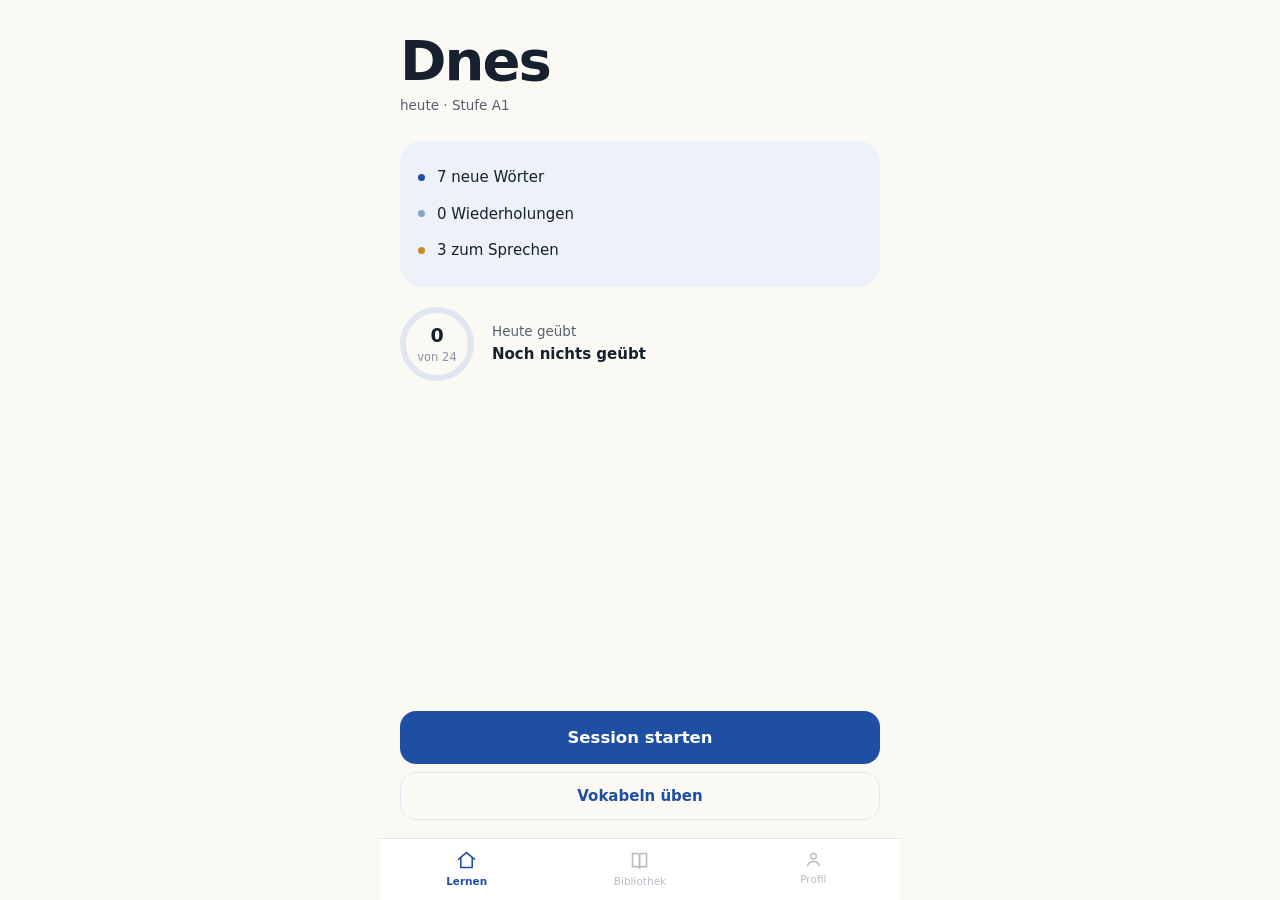
<file: index.html>
<!DOCTYPE html>
<html lang="de">
<head>
<meta charset="UTF-8"/>
<meta name="viewport" content="width=device-width,initial-scale=1.0,viewport-fit=cover,user-scalable=no"/>
<meta name="apple-mobile-web-app-capable" content="yes"/>
<meta name="mobile-web-app-capable" content="yes"/>
<meta name="apple-mobile-web-app-status-bar-style" content="default"/>
<meta name="apple-mobile-web-app-title" content="Sloven\u010dina"/>
<meta name="theme-color" content="#FBF9F4"/>
<meta name="color-scheme" content="light"/>
<title>Sloven\u010dina</title>
<link rel="apple-touch-icon" href="[data-uri]"/>
<link rel="icon" href="[data-uri]"/>
<link rel="manifest" href="manifest.json"/>
<link rel="stylesheet" href="styles.css?v=4"/>
</head>
<body>
<div id="app"></div>
<script src="core.js?v=4"></script>
<script src="ui.js?v=4"></script>
<script src="events.js?v=4"></script>
<script>
if ('serviceWorker' in navigator) {
  window.addEventListener('load', function () {
    navigator.serviceWorker.register('sw.js').catch(function () {});
  });
}
</script>
</body>
</html>
</file>
<file: styles.css>
/* ============================================================
   Slovenčina — Majolika
   Kobaltblau nach der Keramik aus Modra, Ocker als Signalfarbe.
   ============================================================ */

:root{
  --ground:#FBF9F4;
  --surface:#FFFFFF;
  --tint:#EDF2FA;
  --tint-2:#F2F0EA;

  --ink:#16202E;
  --ink-2:#55606E;
  --ink-3:#8C94A1;
  --ink-4:#B7BDC7;

  --cobalt:#1E4FA3;
  --cobalt-soft:#7FA3C9;
  --cobalt-wash:#DFE6F1;

  --ochre:#C8892B;
  --ochre-wash:#FBF3E4;
  --ochre-ink:#8A6420;

  --good:#2E7D52;
  --bad:#C0392B;
  --bad-wash:#FCEFED;

  --line:#E9E5DC;

  --r-s:10px;
  --r-m:16px;
  --r-l:22px;
  --r-xl:28px;

  --pad:20px;

  --font:ui-rounded,system-ui,-apple-system,"Segoe UI",sans-serif;
}

*{margin:0;padding:0;box-sizing:border-box;-webkit-tap-highlight-color:transparent;}
html{-webkit-text-size-adjust:100%;height:100%;}

body{
  background:var(--ground);
  color:var(--ink);
  font-family:var(--font);
  line-height:1.5;
  overscroll-behavior:none;
  height:100%;
  -webkit-font-smoothing:antialiased;
}

::-webkit-scrollbar{display:none;}

button{font-family:inherit;border:none;background:none;color:inherit;cursor:pointer;}
input{font-family:inherit;}

/* ---------- Grundgerüst ---------- */
#app{
  display:flex;flex-direction:column;
  height:100dvh;max-width:520px;margin:0 auto;
  background:var(--ground);position:relative;overflow:hidden;
}
.safe-top{height:env(safe-area-inset-top);flex:none;background:var(--ground);}
.view{flex:1;overflow-y:auto;overflow-x:hidden;}
.view-pad{padding:0 var(--pad);}
.bottom{flex:none;padding:0 var(--pad) calc(18px + env(safe-area-inset-bottom));}

.fade{animation:fade .22s ease both;}
@keyframes fade{from{opacity:0;transform:translateY(5px);}to{opacity:1;transform:none;}}
.pop{animation:pop .26s cubic-bezier(.2,.9,.3,1.3) both;}
@keyframes pop{from{opacity:0;transform:scale(.94);}to{opacity:1;transform:none;}}

/* ---------- Typografie ---------- */
.display{font-size:56px;font-weight:680;letter-spacing:-.035em;line-height:.96;}
.title{font-size:26px;font-weight:660;letter-spacing:-.022em;}
.head{font-size:19px;font-weight:640;letter-spacing:-.015em;}
.body{font-size:15px;}
.small{font-size:13.5px;color:var(--ink-2);}
.muted{font-size:13px;color:var(--ink-3);}
.tiny{font-size:11.5px;color:var(--ink-3);}
.num{font-variant-numeric:tabular-nums;}

/* ---------- Knöpfe ---------- */
.btn{
  display:block;width:100%;padding:17px;border-radius:var(--r-m);
  background:var(--cobalt);color:#fff;font-size:16.5px;font-weight:620;
  text-align:center;transition:transform .12s,opacity .12s;
}
.btn:active{transform:scale(.985);}
.btn[disabled]{opacity:.4;}
.btn-soft{
  display:block;width:100%;padding:15px;border-radius:var(--r-m);
  background:var(--tint-2);color:var(--ink-2);font-size:15px;font-weight:600;text-align:center;
}
.btn-line{
  display:block;width:100%;padding:15px;border-radius:var(--r-m);
  border:1.5px solid var(--line);background:var(--surface);
  color:var(--ink);font-size:15px;font-weight:560;text-align:center;
}
.btn-danger{
  display:block;width:100%;padding:16px;border-radius:var(--r-m);
  border:1.5px solid rgba(192,57,43,.28);background:var(--bad-wash);
  color:var(--bad);font-size:15px;font-weight:620;text-align:center;
}
.btn-row{display:flex;gap:10px;}
.btn-row>*{flex:1;}
.btn-row>.wide{flex:2;}

/* ---------- Karten & Flächen ---------- */
.card{background:var(--surface);border-radius:var(--r-l);padding:18px;}
.panel{background:var(--tint);border-radius:var(--r-l);padding:18px;}
.rule{height:1px;background:var(--line);}

.chip{
  display:inline-block;font-size:11.5px;font-weight:560;
  padding:3px 10px;border-radius:99px;background:var(--tint);color:var(--cobalt);
  white-space:nowrap;
}
.chip.ochre{background:var(--ochre-wash);color:var(--ochre-ink);}
.chip.plain{background:var(--tint-2);color:var(--ink-3);}

.dot{width:7px;height:7px;border-radius:50%;flex:none;background:var(--cobalt);}
.dot.soft{background:var(--cobalt-soft);}
.dot.ochre{background:var(--ochre);}

/* ---------- Kopfzeile Session ---------- */
.sess-top{display:flex;align-items:center;gap:13px;padding:14px var(--pad) 10px;flex:none;}
.sess-x{font-size:20px;line-height:1;color:var(--ink-4);padding:4px 2px;}
.track{flex:1;height:5px;border-radius:99px;background:var(--cobalt-wash);overflow:hidden;}
.track i{display:block;height:100%;border-radius:99px;background:var(--cobalt);
  transition:width .35s cubic-bezier(.3,.8,.3,1);}

/* ---------- Start ---------- */
.hero{padding:34px var(--pad) 0;}
.plan{margin:26px var(--pad) 0;}
.plan-row{display:flex;align-items:center;gap:12px;padding:7px 0;font-size:15px;}
.streak{text-align:center;padding:14px 0 4px;}

/* ---------- Vokabelkarte ---------- */
.wordcard{
  background:var(--surface);border-radius:var(--r-xl);padding:30px 22px;
  text-align:center;position:relative;min-height:236px;
  display:flex;flex-direction:column;align-items:center;justify-content:center;
}
.word{font-size:44px;font-weight:660;letter-spacing:-.03em;line-height:1.1;}
.word.long{font-size:32px;}
.word .dia{color:var(--cobalt);}
.gloss{font-size:21px;color:var(--ink-2);margin-top:6px;}
.speak{
  position:absolute;top:14px;right:14px;width:40px;height:40px;border-radius:50%;
  border:1.5px solid var(--line);background:var(--surface);
  display:flex;align-items:center;justify-content:center;
}
.speak.on{border-color:var(--cobalt);background:var(--tint);}
.boxdots{display:flex;gap:5px;justify-content:center;margin-top:16px;}
.boxdots i{width:7px;height:7px;border-radius:50%;background:var(--line);display:block;}
.boxdots i.f{background:var(--cobalt);}

/* ---------- Optionen ---------- */
.opts{display:flex;flex-direction:column;gap:9px;}
.opt{
  display:block;width:100%;text-align:left;padding:15px 17px;border-radius:var(--r-m);
  background:var(--surface);border:1.5px solid var(--line);font-size:15.5px;
  transition:background .15s,border-color .15s,color .15s;
}
.opt:active{background:var(--tint);}
.opt.right{background:rgba(46,125,82,.08);border-color:var(--good);color:var(--good);font-weight:620;}
.opt.wrong{background:var(--bad-wash);border-color:var(--bad);color:var(--bad);}
.opt.dim{color:var(--ink-4);}
.opt-in{display:flex;justify-content:space-between;align-items:center;gap:10px;}

/* ---------- Wortbausteine ---------- */
.prompt{font-size:22px;font-weight:560;line-height:1.35;}
.slots{
  margin-top:20px;background:var(--tint-2);border-radius:var(--r-m);
  padding:14px;min-height:62px;display:flex;gap:7px;flex-wrap:wrap;align-content:flex-start;
}
.slots.right{background:rgba(46,125,82,.08);}
.slots.wrong{background:var(--bad-wash);}
.slot{
  background:var(--cobalt);color:#fff;font-size:15.5px;
  padding:9px 13px;border-radius:var(--r-s);
}
.bank{display:flex;gap:7px;flex-wrap:wrap;}
.bankword{
  background:var(--surface);border:1.5px solid var(--line);
  font-size:15.5px;padding:9px 13px;border-radius:var(--r-s);
}
.bankword.used{opacity:.32;}

/* ---------- Eingabe ---------- */
.field{
  width:100%;padding:15px 17px;border-radius:var(--r-m);
  border:1.5px solid var(--line);background:var(--surface);
  font-size:17px;color:var(--ink);
}
.field:focus{outline:none;border-color:var(--cobalt);}
.field.right{border-color:var(--good);background:rgba(46,125,82,.06);}
.field.wrong{border-color:var(--bad);background:var(--bad-wash);}

/* ---------- Sprechen ---------- */
.mic{
  width:92px;height:92px;border-radius:50%;background:var(--cobalt);
  display:flex;align-items:center;justify-content:center;margin:0 auto;
  transition:transform .15s;
}
.mic:active{transform:scale(.95);}
.mic.live{background:var(--ochre);animation:pulse 1.3s ease-in-out infinite;}
.mic[disabled]{background:var(--ink-4);}
@keyframes pulse{0%,100%{box-shadow:0 0 0 0 rgba(200,137,43,.42);}
                 50%{box-shadow:0 0 0 17px rgba(200,137,43,0);}}
.heard{font-size:19px;text-align:center;min-height:26px;color:var(--ink-2);}

/* ---------- Rückmeldung ---------- */
.fb{border-radius:var(--r-m);padding:15px 16px;}
.fb.good{background:rgba(46,125,82,.08);}
.fb.warn{background:var(--ochre-wash);}
.fb.bad{background:var(--bad-wash);}
.fb-t{font-size:14.5px;font-weight:620;margin-bottom:3px;}
.fb.good .fb-t{color:var(--good);}
.fb.warn .fb-t{color:var(--ochre-ink);}
.fb.bad .fb-t{color:var(--bad);}
.fb-d{font-size:13.5px;color:var(--ink-2);line-height:1.5;}
.fb-d b{color:var(--ink);font-weight:620;}

/* ---------- Ring ---------- */
.ring{position:relative;flex:none;}
.ring svg{transform:rotate(-90deg);display:block;}
.ring-in{position:absolute;inset:0;display:flex;flex-direction:column;
  align-items:center;justify-content:center;}

/* ---------- Listen ---------- */
.row{
  display:flex;align-items:center;gap:13px;padding:13px 0;
  border-bottom:1px solid var(--line);
}
.row:last-child{border-bottom:none;}
.row-main{flex:1;min-width:0;}
.row-sk{font-size:15.5px;font-weight:600;}
.row-de{font-size:13.5px;color:var(--ink-2);margin-top:1px;}

.tile{
  background:var(--surface);border-radius:var(--r-m);padding:14px;
  display:flex;flex-direction:column;gap:5px;text-align:left;width:100%;
}
.tile-bar{height:3px;background:var(--line);border-radius:99px;overflow:hidden;}
.tile-bar i{display:block;height:100%;background:var(--cobalt);border-radius:99px;}
.grid2{display:grid;grid-template-columns:1fr 1fr;gap:10px;}

/* ---------- Navigation ---------- */
.nav{
  flex:none;display:flex;background:var(--surface);border-top:1px solid var(--line);
  padding-bottom:env(safe-area-inset-bottom);
}
.nav button{
  flex:1;padding:11px 0 13px;display:flex;flex-direction:column;
  align-items:center;gap:4px;color:var(--ink-4);font-size:10.5px;
}
.nav button.on{color:var(--cobalt);font-weight:620;}

.appbar{display:flex;align-items:center;justify-content:space-between;padding:20px var(--pad) 0;}
.iconbtn{width:38px;height:38px;border-radius:50%;background:var(--surface);
  display:flex;align-items:center;justify-content:center;}

/* ---------- Ergebnis ---------- */
.result{text-align:center;padding:44px var(--pad);}
.result-mark{font-size:58px;line-height:1;margin-bottom:16px;}
.result-pct{font-size:44px;font-weight:680;letter-spacing:-.03em;}

/* ---------- Bibliothek ---------- */
.seg{display:flex;gap:5px;background:var(--tint-2);border-radius:99px;padding:4px;}
.seg button{flex:1;padding:9px;border-radius:99px;font-size:13.5px;color:var(--ink-2);}
.seg button.on{background:var(--surface);color:var(--cobalt);font-weight:620;}

.acc{background:var(--surface);border-radius:var(--r-m);margin-bottom:9px;overflow:hidden;}
.acc-h{padding:15px 16px;display:flex;justify-content:space-between;align-items:center;gap:10px;width:100%;text-align:left;}
.acc-b{padding:0 16px 16px;border-top:1px solid var(--line);}
.gtable{width:100%;border-collapse:collapse;margin-top:12px;}
.gtable td{padding:8px 0;border-bottom:1px solid var(--line);font-size:14.5px;}
.gtable td:last-child{text-align:right;font-weight:620;}
.gtable tr:last-child td{border-bottom:none;}
.tipbox{margin-top:12px;background:var(--ochre-wash);border-left:3px solid var(--ochre);
  border-radius:var(--r-s);padding:11px 13px;font-size:13px;color:var(--ochre-ink);}

.search{
  width:100%;padding:13px 16px;border-radius:var(--r-m);
  border:1.5px solid var(--line);background:var(--surface);font-size:15px;
}
.search:focus{outline:none;border-color:var(--cobalt);}

/* ---------- Profil ---------- */
.stat-row{display:flex;gap:9px;flex-wrap:wrap;}
.stat{background:var(--surface);border-radius:var(--r-m);padding:13px 15px;flex:1;min-width:92px;}
.stat b{display:block;font-size:22px;font-weight:680;letter-spacing:-.02em;}
.heat{display:flex;flex-wrap:wrap;gap:5px;}
.heat i{width:23px;height:23px;border-radius:7px;background:var(--line);display:block;}
.heat i.q1{background:var(--cobalt-wash);}
.heat i.q2{background:var(--cobalt-soft);}
.heat i.q3{background:var(--cobalt);}
.heat i.today{box-shadow:0 0 0 2px var(--ochre);}

.sheet-bg{position:absolute;inset:0;background:rgba(22,32,46,.4);z-index:40;}
.sheet{
  position:absolute;left:0;right:0;bottom:0;z-index:41;background:var(--surface);
  border-radius:var(--r-xl) var(--r-xl) 0 0;max-height:82%;overflow-y:auto;
  padding-bottom:calc(26px + env(safe-area-inset-bottom));
  animation:up .26s cubic-bezier(.2,.8,.3,1) both;
}
@keyframes up{from{transform:translateY(100%);}to{transform:none;}}
.sheet-grip{width:38px;height:4px;border-radius:99px;background:var(--line);margin:12px auto 6px;}

.spacer{height:26px;}
.center{text-align:center;}
.flexcol{display:flex;flex-direction:column;justify-content:center;flex:1;}

/* ---------- Überspringen ---------- */
.skip{
  width:26px;height:26px;border-radius:50%;flex:none;
  display:flex;align-items:center;justify-content:center;color:var(--ink-4);
}
.skip:active{color:var(--cobalt);background:var(--tint);}

/* ---------- Schalter ---------- */
.toggle{
  width:50px;height:30px;border-radius:99px;background:var(--line);
  flex:none;padding:3px;display:flex;transition:background .18s;
}
.toggle i{
  width:24px;height:24px;border-radius:50%;background:var(--surface);
  display:block;transition:transform .18s;
  box-shadow:0 1px 3px rgba(0,0,0,.18);
}
.toggle.on{background:var(--cobalt);}
.toggle.on i{transform:translateX(20px);}

/* ---------- Zweitrangiger Knopf ---------- */
.btn-quiet{
  display:block;width:100%;padding:14px;border-radius:var(--r-m);margin-top:8px;
  background:transparent;border:1.5px solid var(--cobalt-wash);
  color:var(--cobalt);font-size:15px;font-weight:600;text-align:center;
}
.btn-quiet:active{background:var(--tint);}

/* ---------- Paare zuordnen ---------- */
.pairgrid{display:flex;gap:10px;}
.paircol{flex:1;display:flex;flex-direction:column;gap:9px;}
.pairbtn{
  padding:14px 10px;border-radius:var(--r-m);background:var(--surface);
  border:1.5px solid var(--line);font-size:14.5px;text-align:center;
  transition:background .15s,border-color .15s,opacity .2s;
}
.pairbtn.sel{border-color:var(--cobalt);background:var(--tint);color:var(--cobalt);font-weight:620;}
.pairbtn.done{opacity:.28;border-style:dashed;}
.pairbtn.miss{border-color:var(--bad);background:var(--bad-wash);color:var(--bad);}

/* ---------- Übungsmodus ---------- */
.drillscore{display:flex;gap:9px;font-size:13px;font-weight:620;flex:none;}
.drillscore .dg{color:var(--good);}
.drillscore .dr{color:var(--bad);}
</file>
